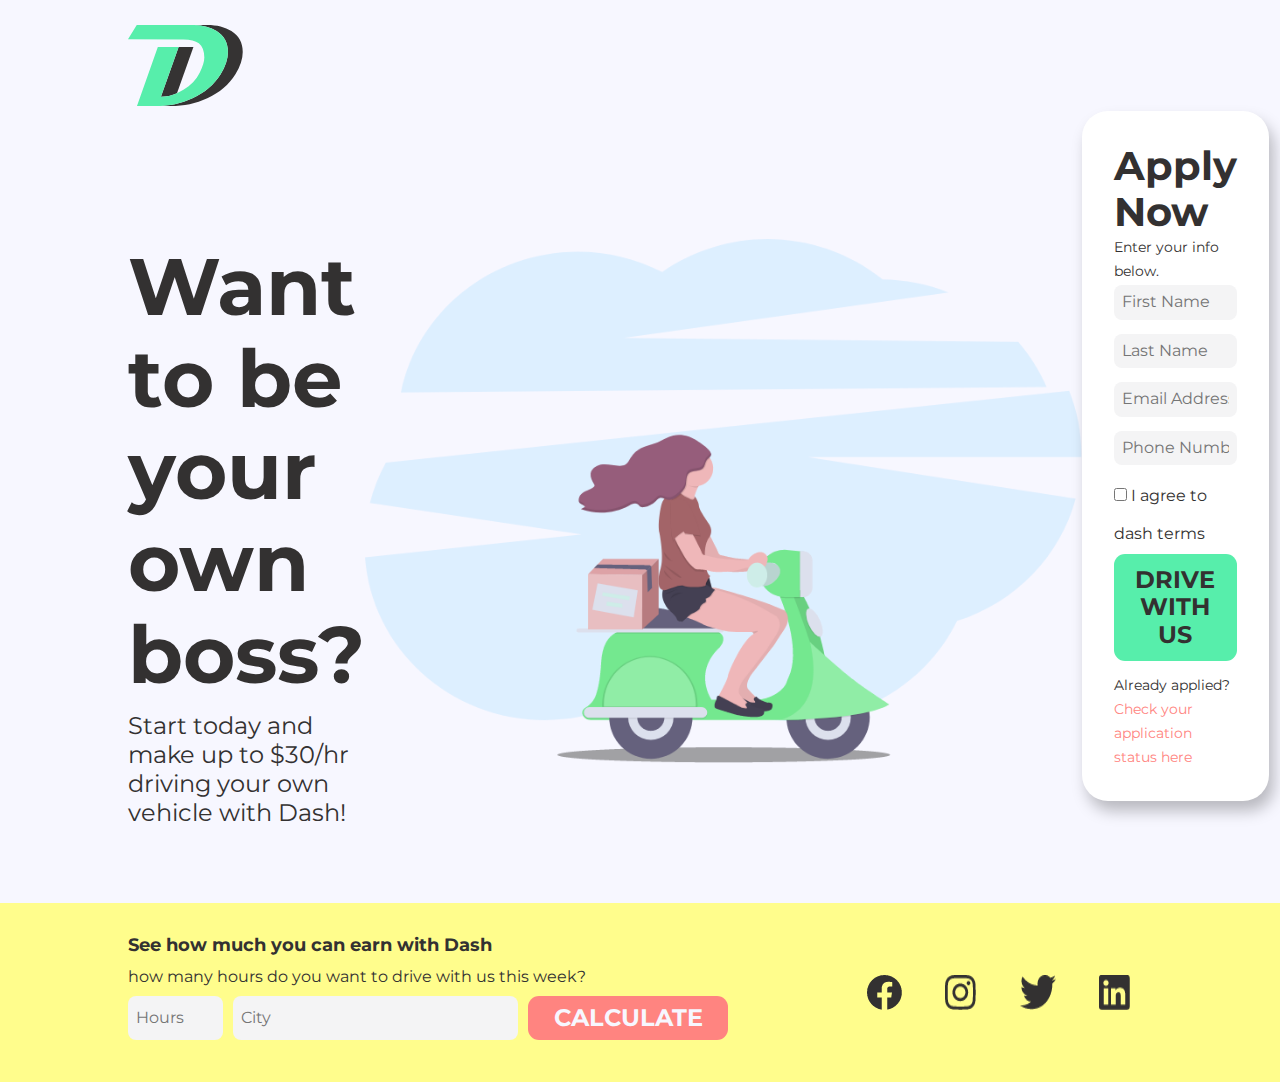
<file: landing-page/index.html>
<!DOCTYPE html>
<html lang="en">
    
<head>
    <meta charset="UTF-8">
    <meta name="viewport" content="width=device-width, initial-scale=1.0">
    <title>Landing Page - Assignment</title>
    <link rel="stylesheet" href="normalize.css">
    <link rel="stylesheet" href="styles.css">
</head>

<body>
    <header>
        <nav>
           <img src="assets/img/d-logo.png" alt="D Logo">
        </nav>
    </header>

    <main>
        <div class="wrapper">
            <section class="heading-section">
                <h1>Want to be your own boss?</h1>
                <p>Start today and make up to $30/hr driving your own vehicle with Dash!</p>
            </section>
            
            <img src="assets/img/girl-on-vespa.png" alt="Girl on Vespa">
            
            <form class="apply-now-form" action="#" method="post">
                <div class="form-section">
                    <h2>Apply Now</h2>
                    <p>Enter your info below.</p>
                </div>
                
                <div class="form-section">
                    <label for="fname">
                        <input type="text" name="fname" id="fname" placeholder="First Name">
                    </label>
                </div>
                
                <div class="form-section">
                    <label for="lname">
                        <input type="text" name="lname" id="lname" placeholder="Last Name">
                    </label>
                </div>

                <div class="form-section">
                    <label for="phone">
                        <input type="tel" name="phone" id="phone" placeholder="Phone Number">
                    </label>
                </div>
                
                <div class="form-section">
                    <label for="email">
                        <input type="email" name="email" id="email" placeholder="Email Address">
                    </label>
                </div>
                
                <div class="form-section">
                    <input type="checkbox" id="agree-to-terms" name="agree-to-terms" value="terms">
                    <label for="agree-to-terms">I agree to dash terms</label>
                </div>
                
                <div class="form-section">
                    <button type="submit">Drive with Us</button>
                    <p>Already applied? <a href="#">Check your application status here</a></p>
                </div>
            </form>
        </div>
    </main>

    <footer>
        <div class="wrapper">
            <div class="footer-form">
                <h2>See how much you can earn with Dash</h2>
                <p>how many hours do you want to drive with us this week?</p>
                
                <form class="calculate-form">
                    <label for="hours">
                        <input class="form-input" type="text" name="hours" id="hours" placeholder="Hours">
                    </label>
                    <label for="city">
                        <input class="form-input" type="text" name="city" id="city" placeholder="City">
                    </label>
                    <button type="submit">Calculate</button>
                </form>
            </div>

            <div class="social-icons">
                <img src="assets/img/facebook.png" alt="Instagram Logo">
                <img src="assets/img/instagram.png" alt="Instagram Logo">
                <img src="assets/img/twitter.png" alt="Instagram Logo">
                <img src="assets/img/linkedin.png" alt="Instagram Logo">
            </div>
        </div>
    </footer>

</body>
</html>
</file>
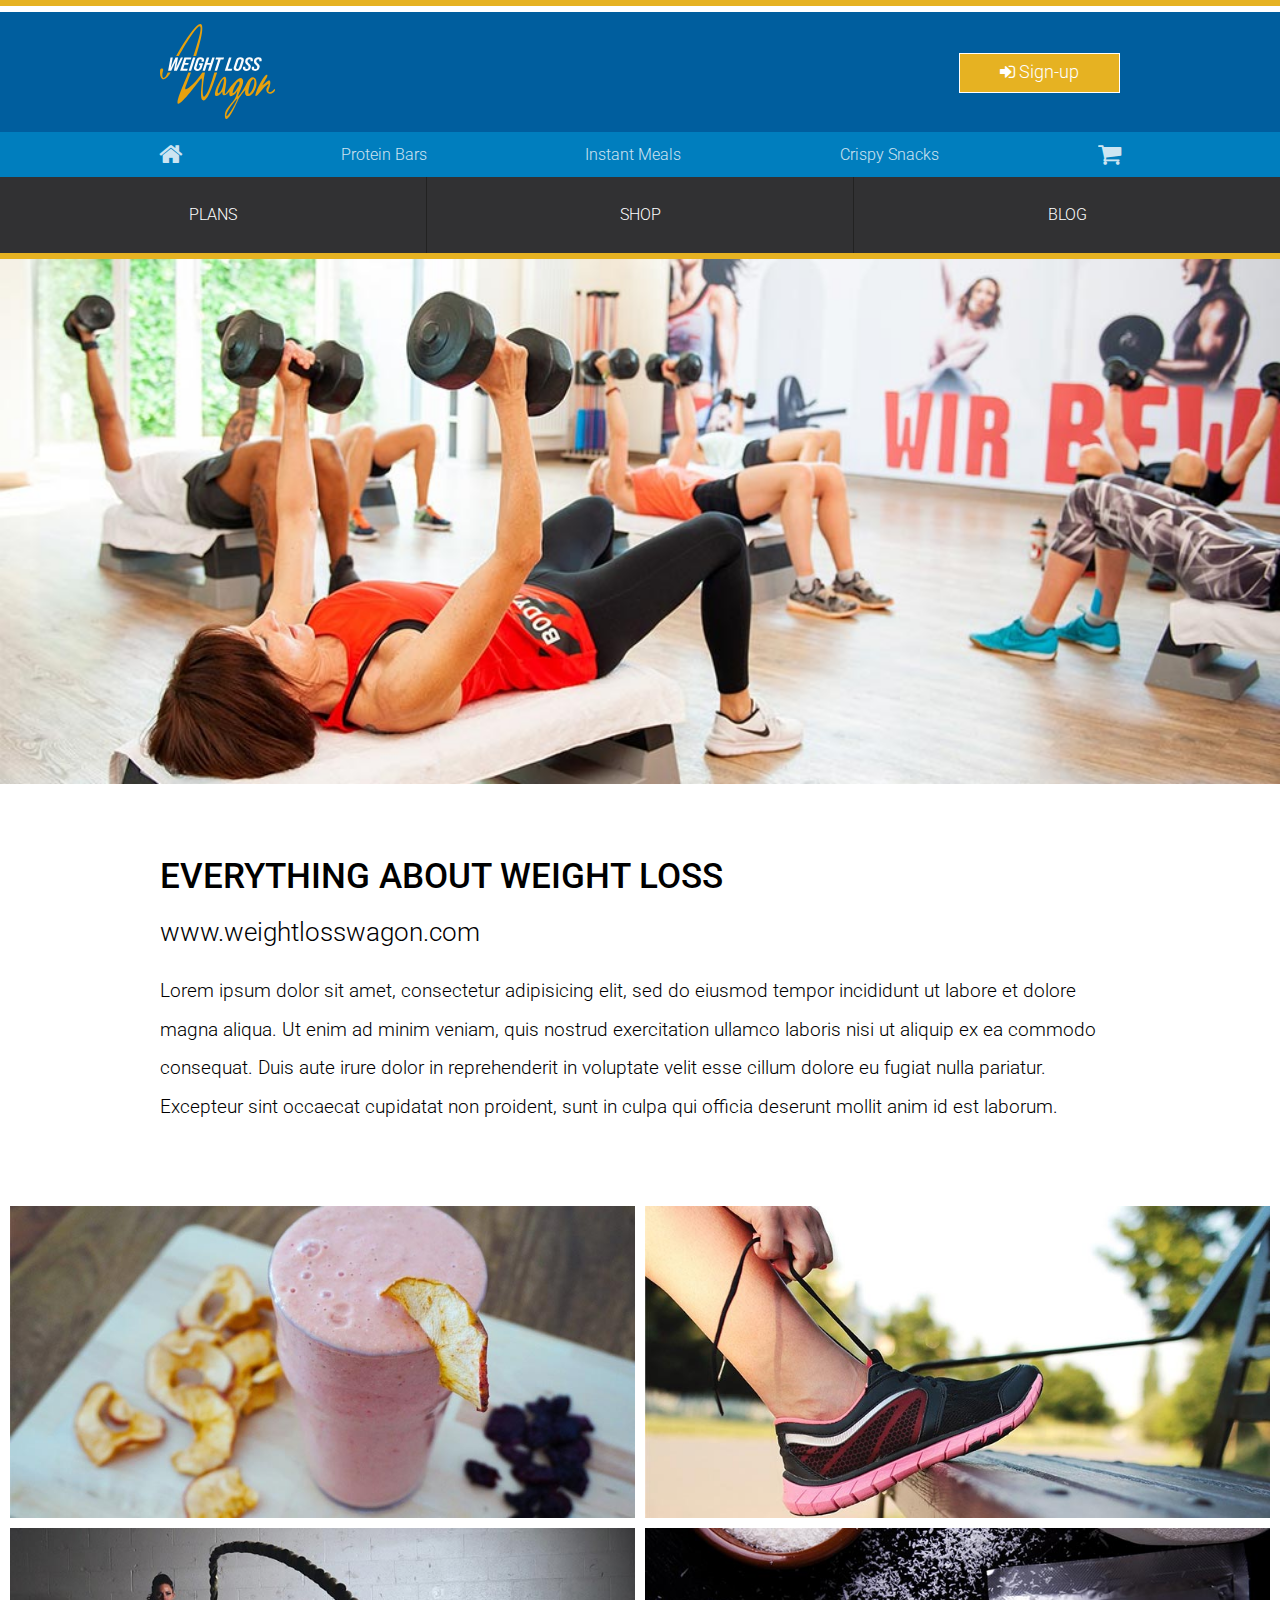
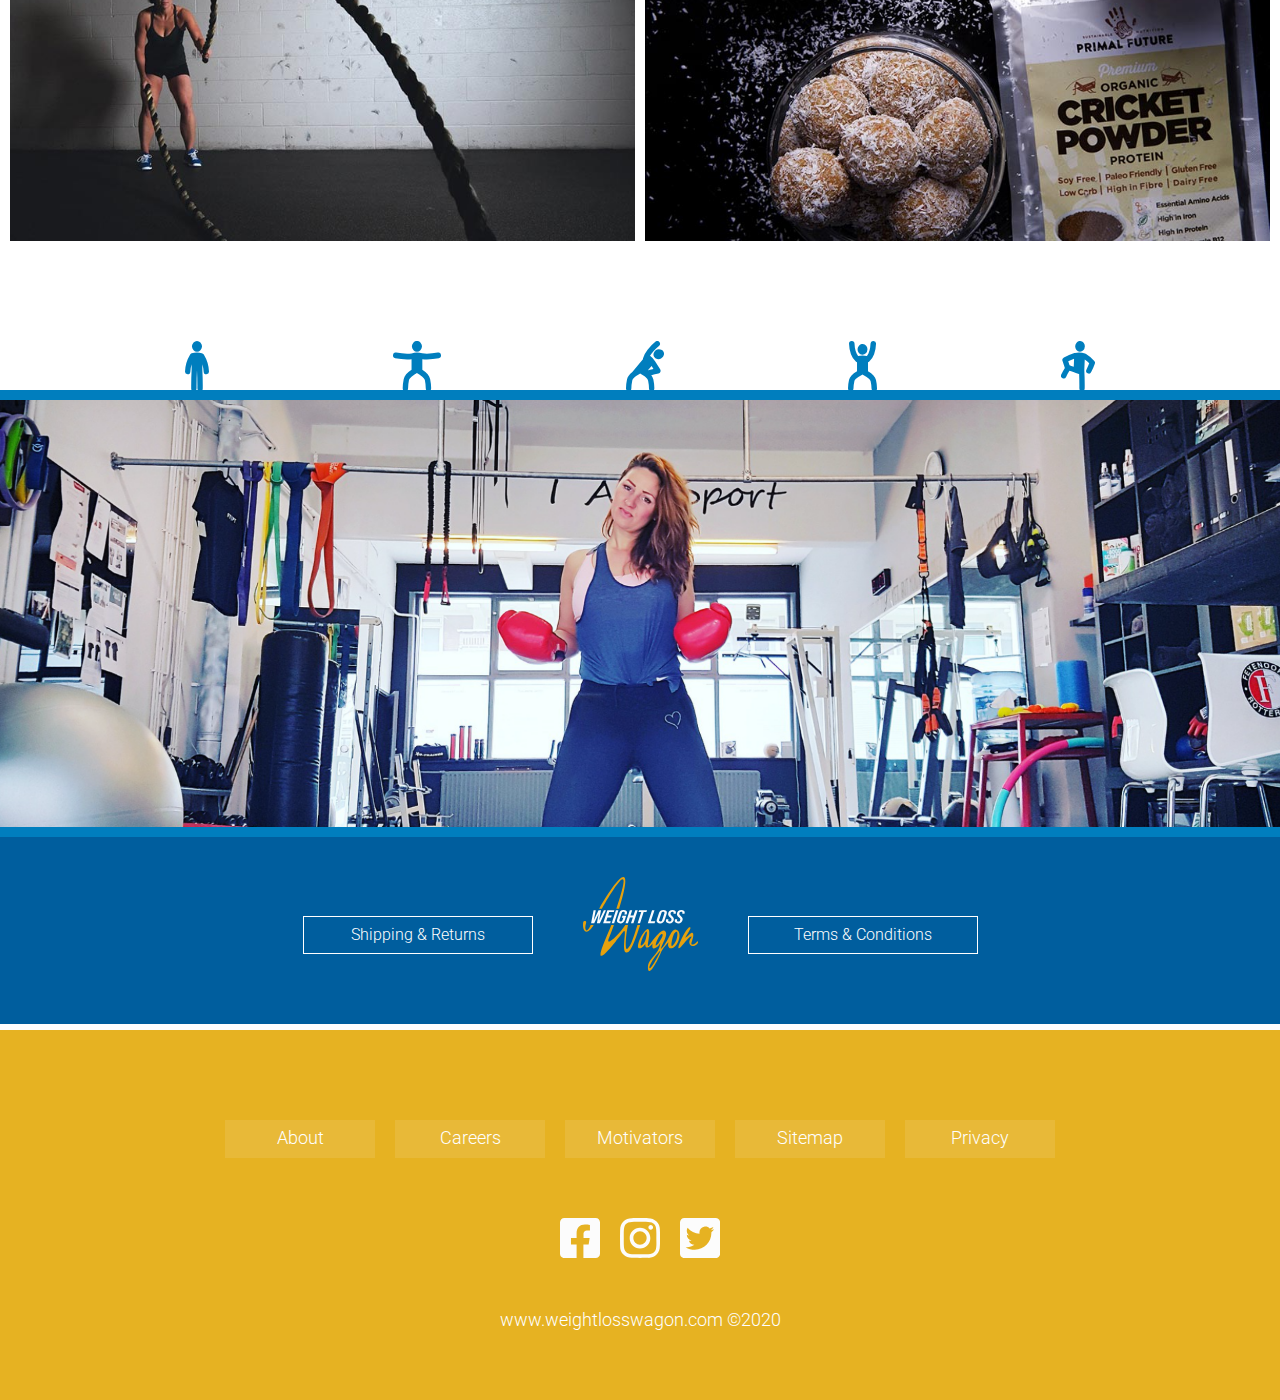
<file: mid-term/index.html>
<!DOCTYPE html>
<html lang="en">

<head>
	<title>Everything Weight Loss | Weight Loss Wagon</title>
	<meta name="description" content="description">
	<meta http-equiv="content-type" content="text/html;charset=UTF-8">
	<meta name="viewport" content="width=device-width, initial-scale=1.0">
	<link rel="stylesheet" href="css/reset.css">
	<link rel="stylesheet" href="css/main.css">
	<link rel="stylesheet" href="https://cdnjs.cloudflare.com/ajax/libs/font-awesome/4.7.0/css/font-awesome.min.css">
</head>

<body>
	<div class="container">
		<div class="home wrapper">

			<!-- start header -->
			<header class="top-nav">
				<nav>
					<ul class="secondary-nav">
						<li><a href="index.html"><img class="logo" src="img/weight-loss-wagon-logo.svg" alt="Weight Loss Wagon Logo"></a></li>
						<li class="button"><a href="#"><span class="fa fa-sign-in"></span> Sign-up</a></li>
					</ul>
					<div class="primary-nav-bar">
						<ul class="primary-nav">
							<li><a class="current-page" href="index.html"><span class="fa fa-home"></span></a></li>
							<li><a href="#">Protein Bars</a></li>
							<li><a href="#">Instant Meals</a></li>
							<li><a href="#">Crispy Snacks</a></li>
							<li><a href="#"><span class="fa fa-shopping-cart"></span></a></li>
						</ul>	
					</div>
					<ul class="feature-nav">
						<li><a href="plans.html">PLANS</a></li>
						<li><a href="store.html">SHOP</a></li>
						<li><a href="blog.html">BLOG</a></li>
					</ul>
				</nav>
			</header>

			<!-- start main -->
			<main>
				<div class="hero">
					<img src="img/home-hero.jpg" alt="Hero">
				</div>
				<div class="feature-article">
					<article>
						<h1>EVERYTHING ABOUT WEIGHT LOSS</h1>
						<h2>www.weightlosswagon.com</h2><br>
						<p>Lorem ipsum dolor sit amet, consectetur adipisicing elit, sed do eiusmod
						tempor incididunt ut labore et dolore magna aliqua. Ut enim ad minim veniam,
						quis nostrud exercitation ullamco laboris nisi ut aliquip ex ea commodo
						consequat. Duis aute irure dolor in reprehenderit in voluptate velit esse
						cillum dolore eu fugiat nulla pariatur. Excepteur sint occaecat cupidatat non
						proident, sunt in culpa qui officia deserunt mollit anim id est laborum.</p>
					</article>
				</div>
				<div class="feature-category">
					<img src="img/protein-shake.jpg" alt="Protein Shake">
					<img src="img/weight-loss-groups.jpg" alt="Weight Loss Groups">
					<img src="img/weight-loss-programs.jpg" alt="Weight Loss Programs">
					<img src="img/weight-loss-trends.jpg" alt="Weight Loss Trends">
				</div>
				<div class="fitness-icons">
					<img src="img/fitness-icon-1.svg" alt="fintness Icon Standing">
					<img src="img/fitness-icon-2.svg" alt="fintness Icon Arms Out">
					<img src="img/fitness-icon-3.svg" alt="fintness Icon Knee Up">
					<img src="img/fitness-icon-4.svg" alt="fintness Icon Right Arm Reach">
					<img src="img/fitness-icon-5.svg" alt="fintness Icon Arms Up">
				</div>
				<div class="feature-image">
					<img src="img/feature.png" alt="Feature">
				</div>
			</main>

			<!-- start footer -->
			<footer>
				<div class="shipping-terms">
					<ul class="footer-terms">
						<li><a href="#"><img class="logo" src="img/weight-loss-wagon-logo.svg" alt="Weight Loss Wagon Logo"></a></li>
						<li class="button"><a href="#">Shipping & Returns</a></li>
						<li class="button"><a href="#">Terms & Conditions</a></li>
					</ul>
				</div>
				<div class="primary-footer">
					<ul class="footer-text-links">
						<li><a href="#">About</a></li>
						<li><a href="#">Careers</a></li>
						<li><a href="#">Motivators</a></li>
						<li><a href="#">Sitemap</a></li>
						<li><a href="#">Privacy</a></li>
					</ul>
					<ul class="footer-social-icons">
						<li><a href="#"><img src="img/facebook.svg" alt="Facebook"></a></li>
						<li><a href="#"><img src="img/instagram.svg" alt="Instagram"></a></li>
						<li><a href="#"><img src="img/twitter.svg" alt="Twitter"></a></li>
					</ul>
				</div>
				<div class="copyright">
					<p>www.weightlosswagon.com &copy;2020</p>
				</div>
			</footer>

		</div>
	</div>

</body>
</html>
</file>
<file: landing-page/styles.css>
@import url('https://fonts.googleapis.com/css2?family=Montserrat:wght@400;500;700&display=swap');

/* See Comments by Page Section */


*, *:after, *:before {
	box-sizing: border-box;
	margin: 0;
	padding: 0;
}

html {
    font-size: 100%;
}

body {
    font-family: 'Montserrat', sans-serif;
    color: #333131;
    background-color: #f7f7ff;
}

nav, .wrapper {
    width: 80%;
    margin: 0 auto;
}


/* Start Navigation */

nav {
    margin-top: 25px;
}


/* Start Main */

main h1 {
    font-size: 60px;
    margin-bottom: 10px;
}

main p {
    font-size: 24px;
    font-weight: 400;
    line-height: 29px;
}

main img {
    width: 100%;
    margin-bottom: .75rem;
}

.apply-now-form {
    margin-bottom: 10%;
    padding: 2rem;
    border-radius: 26px;
    background-color:#fff;
    box-shadow: 5px 10px 15px rgba(0, 0, 0, 0.25);
}

.apply-now-form h2 {
    font-size: 40px;
}

.apply-now-form p:nth-child(2), 
.apply-now-form label {
    font-size: 1rem;
    line-height: 2.4rem;
}

input[type="text"],
input[type="tel"],
input[type="email"] {
    width: 100%;
    font-size: 1rem;
    margin-bottom: .75rem;
    padding: .5rem;
    border: none;
    border-radius: 8px;
    background-color: #F4F4F5;
  }

.apply-now-form button {
    width: 100%;
    font-size: 1.5rem;
    font-weight: 700;
    color: #333131;
    text-transform: uppercase;
    margin-bottom: .75rem;
    padding: .75rem;
    border-radius: 11px;
    border: none;
    background-color: #57eeab;
}

.apply-now-form .form-section p {
    font-size: 14px;
    line-height: 1.5rem;
}

.apply-now-form a:link,
.apply-now-form a:visited {
    color: #ff8480;
    text-decoration: none;
}


/* Start Footer */

footer {
    background-color: #fffd8c;
    padding: 2rem 0;
}

footer h2 {
    width: 80%;
    font-size: 18px;
    margin-bottom: .75rem;
}

footer p {
    width: 90%;
    font-size: 1rem;
}

footer button {
    width: 100%;
    font-size: 1.5rem;
    font-weight: 700;
    color: #F7F7FF;
    text-transform: uppercase;
    margin-bottom: .75rem;
    padding: .5rem;
    border-radius: 11px;
    border: none;
    background-color:#FF8480;
}

footer form {
    display: grid;
    grid-template-columns: 25% 75%;
    grid-gap: 10px;
    justify-content: center;
    padding: 10px 0;
}

footer .form-input {
    margin: 0;
    height: 100%;
}

footer button {
    grid-column: 1 / 3;
    margin: 0;
}

.social-icons {
    display: flex;
    justify-content: space-around;
    flex-wrap: nowrap;
    margin: 30px auto 0;
}

@media (min-width:768px) {

    /* Start Main */

    main h1 {
        font-size: 80px;
        margin-bottom: 10px;
    }

    main img {
        display: block;
        width: 70%;
        margin: 0 auto .75rem;
    }

    .apply-now-form  {
        display: flex;
        flex-direction: column;
    }

    .apply-now-form div.form-section:nth-of-type(4) {
        order: 1;
    }

    .apply-now-form div.form-section:nth-of-type(5) {
        order: 0;
    }

    .apply-now-form div.form-section:nth-of-type(6),
    .apply-now-form div.form-section:nth-of-type(7) {
        order: 2;
    }

    footer form {
        grid-template-columns: 1fr 3fr 200px;
        width: 100%;
        max-width: 600px;
    }

    footer button {
        grid-column: 3 / 3;
        margin: 0;
    }

    .social-icons {
        display: flex;
        justify-content: space-around;
        flex-wrap: nowrap;
        margin: 30px auto 0;
    }

}

@media (min-width:1024px) {
        .wrapper {
        display: flex;
        justify-content: space-between;
        align-items: center;
    }

    .footer-form {
        max-width: 600px;
    }

    .social-icons {
        width: 30%;
        margin: 0;

    }


}
</file>
<file: mid-term/css/main.css>
@import url('https://fonts.googleapis.com/css?family=Roboto:300,400,500,700&display=swap');


/* Start Global */

:root {
  --primary-blue: #005E9E;
  --primary-yellow: #E6B222;
  --primary-black: #313133;
  --secondary-blue: #007EBE;
  --dark-blue: #004E83;
  --hover: rgba(0,0,0,.5);
}

*, *:after, *:before {
  box-sizing: border-box;
  text-decoration: none;
}

html {
  font-size: 100%;
}

body {
  font-family: 'Roboto', sans-serif;
  font-weight: 300;
  background-color: #444;
}

.container {
  max-width: 1920px;
  margin: 0 auto;
  background-color: #444;
}

.wrapper {
  max-width: 1280px;
  margin: 0 auto;
  background-color: white;
}

h1 {
  font-family: 'Roboto', sans-serif;
  font-size: 2.2rem;
  font-weight: 500;
  line-height: 4rem;
}

h2 {
  font-family: 'Roboto', sans-serif;
  font-weight: 300;
  font-size: 1.6rem;
  line-height: 3rem;
}

p {
  font-family: 'Roboto', sans-serif;
  font-weight: 300;
  font-size: 1.2rem;
  line-height: 2.4rem;
}

.button a:link,
.button a:visited {
  display: block;
  padding: 10px 40px;
  border: solid #fff 1px;
  text-align: center;
  color: white;
}

.button a:hover {
  transition: .3s;
  color: var(--primary-black);
  background-color: white;
}

.fitness-icons {
  display: flex;
  justify-content: space-evenly;
  width: 100%;
  margin: 100px auto 0;
}

.fitness-icons img {
  height: 50px;
}

.feature-image {
  margin-top: -1px;
}

/* Animations & Transitions */
.primary-nav li {
  animation: scale .8s;
}

@keyframes scale {
  0% { opacity: 0; transform: scale(0); }
  50% { opacity: 0; transform: scale(0.5); }
  100% { opacity: 1; transform: scale(1); }
}

.primary-nav li:nth-child(2) a:hover,
.primary-nav li:nth-child(3) a:hover,
.primary-nav li:nth-child(4) a:hover {
  transform: scale(1.08);
  transition: all .1s ease-in 0.08s;
}

.fa-home:hover, .fa-shopping-cart:hover {
  transform: scale(1.25);
  transition: all .15s ease-out 0.1s;
}

.logo:hover {
  transform: scale(1.05);
  transition: all .3s ease-out 0.1s;
}


/* Start Header */

.top-nav {
  border-top: var(--primary-yellow) solid 6px;
}

nav {
	background-color: var(--primary-blue);
	border-top: white solid 6px;
}

.secondary-nav {
  display: flex;
  justify-content: space-between;
  align-items: center;
  width: 88vw;
  max-width: 88%;
  margin: 0 auto;
  padding: 12px 0px 10px;
  font-size: 1.1rem;
}

.logo {
  width: 115px;
}

.secondary-nav .button {
	background-color: var(--primary-yellow);
}

.secondary-nav .button a:hover {
	color: var(--primary-black);
	background-color: white;
}

.primary-nav-bar {
	background-color: var(--secondary-blue);
}

.primary-nav {
  display: flex;
  justify-content: space-between;
	width: 90%;
	margin: 0 auto;
  align-items: center;
  font-size: 1rem;
}

.primary-nav li a:link,
.primary-nav li a:visited {
  display: block;
  padding: 10px 0px;
  color: white;
  opacity: .8;
}

.primary-nav li a:hover {
  transition: .3s;
  opacity: 1;
}

.primary-nav .fa {
  font-size: 25px;
}

.feature-nav {
  display: flex;
  justify-content: space-evenly;
  flex-wrap: nowrap;
  border-bottom: var(--primary-yellow) solid 6px;
  background-color: var(--primary-black);
}

.feature-nav li {
  flex-grow: 1;
  flex-basis: 0;
  white-space: nowrap;
  text-align: center;
}

.feature-nav li:nth-child(1),
.feature-nav li:nth-child(2) {
  border-right: solid #222 thin;
}

.feature-nav a:link,
.feature-nav a:visited {
  display: block;
  text-decoration: none;
  color: white;
  padding: 30px 10px;
}

.feature-nav a:hover {
  color: #fff;
  transition: 0.3s;
  background-color: var(--primary-blue);
}

.feature-nav a:active,
.feature-nav a.current-page {
  display: block;
  color: #fff;
  background-color: #313635;
}


/* Start Home */

.home .hero img {
  display: block;
  width: 100%;
}

.home .feature-category {
  display: grid;
  grid-template-columns: 1fr;
  grid-gap: 10px;
  margin: 10px;
}

.home .feature-category img {
  width: 100%;
  height: auto;
}

.home .feature-article {
  width: 80%;
  margin: 0 auto;
  padding: 60px 0 70px;
}

.home .feature-image img {
  display: block;
  width: 100%;
  height: auto;
  margin: 0;
  padding: 10px 0;
  background-color: var(--secondary-blue);
}


/* Start Footer */

footer .shipping-terms {
  background-color: var(--primary-blue);
}

.footer-terms {
  display: flex;
  align-items: center;
  flex-basis: 100%;
  flex-direction: column;
  justify-content: center;
  padding: 50px 0 90px;
}

.footer-terms .button a:link,
.footer-terms .button a:visited {
  width: 230px;
  margin-top: 20px;
}

.footer-terms .logo {
  width: 115px;
  margin-bottom: 20px;
}

.primary-footer {
  font-size: 1.1rem;
  text-align: center;
  padding: 50px 0 20px;
  border-top: 6px solid white;
  background-color: var(--primary-yellow);
}

.footer-text-links li {
	width: 120px;
	margin: 0 auto;
	padding: 20px 0;
}

.footer-text-links li a:link,
.footer-text-links li a:visited {
	display: block;
	width: 100%;
	padding: 10px;
	color: white;
	background-color: rgba(255,255,255,.1);
}

.footer-text-links li a:hover {
	color: var(--primary-black);
	background-color: white;
	transition: .3s;
}

.footer-social-icons {
	display: flex;
	justify-content: center;
	align-items: center;
  margin-top: 20px;
}

.footer-social-icons li:nth-child(2) {
	margin: 0 20px;
}

.footer-social-icons img {
  width: 40px;
}

.footer-social-icons li {
  margin: 20px 0;
}

.footer-social-icons li:hover {
  transform: scale(1.1);
  transition: all .25s ease-out 0.1s;
}

.copyright p {
	font-size: 1.1rem;
	text-align: center;
	color: white;
	background-color: var(--primary-yellow);
	padding-bottom: 60px;
}


/* Start Breakpoints */


@media (min-width: 768px) {

  .secondary-nav {
	  justify-content: space-between;
	  width: 75vw;
    max-width: 75%;
	}

  .primary-nav {
	  justify-content: space-evenly;
	  width: 100%;
	}

  .home .feature-article {
    width: 75%
  }

  .home .feature-category {
  display: grid;
  grid-template-columns: 1fr 1fr;
  grid-gap: 10px;
  margin: 10px;
}

  .primary-footer {
    flex-wrap: wrap;
    padding: 0;
  }

  .footer-terms {
    justify-content: center;
    flex-direction: row;
    padding: 40px 0 50px;
  }

  .footer-terms .logo {
    margin: 0 50px;
  }

  .footer-terms li:nth-child(1) {
    order: 2;
  }

  .footer-terms li:nth-child(2) {
    order: 1;
  }

  .footer-terms li:nth-child(3) {
    order: 3;
  }

  .footer-text-links {
    display: flex;
    justify-content: center;
    flex-basis: 100%;
    order: 2;
    padding: 60px 0 0;
    order: 1;
  }

  .footer-text-links li {
  	width: 150px;
  	text-align: center;
  	margin: 10px 10px 0;
  }

  .footer-social-icons {
    padding: 20px 0 20px;
    margin: 0;
  }
}
</file>
